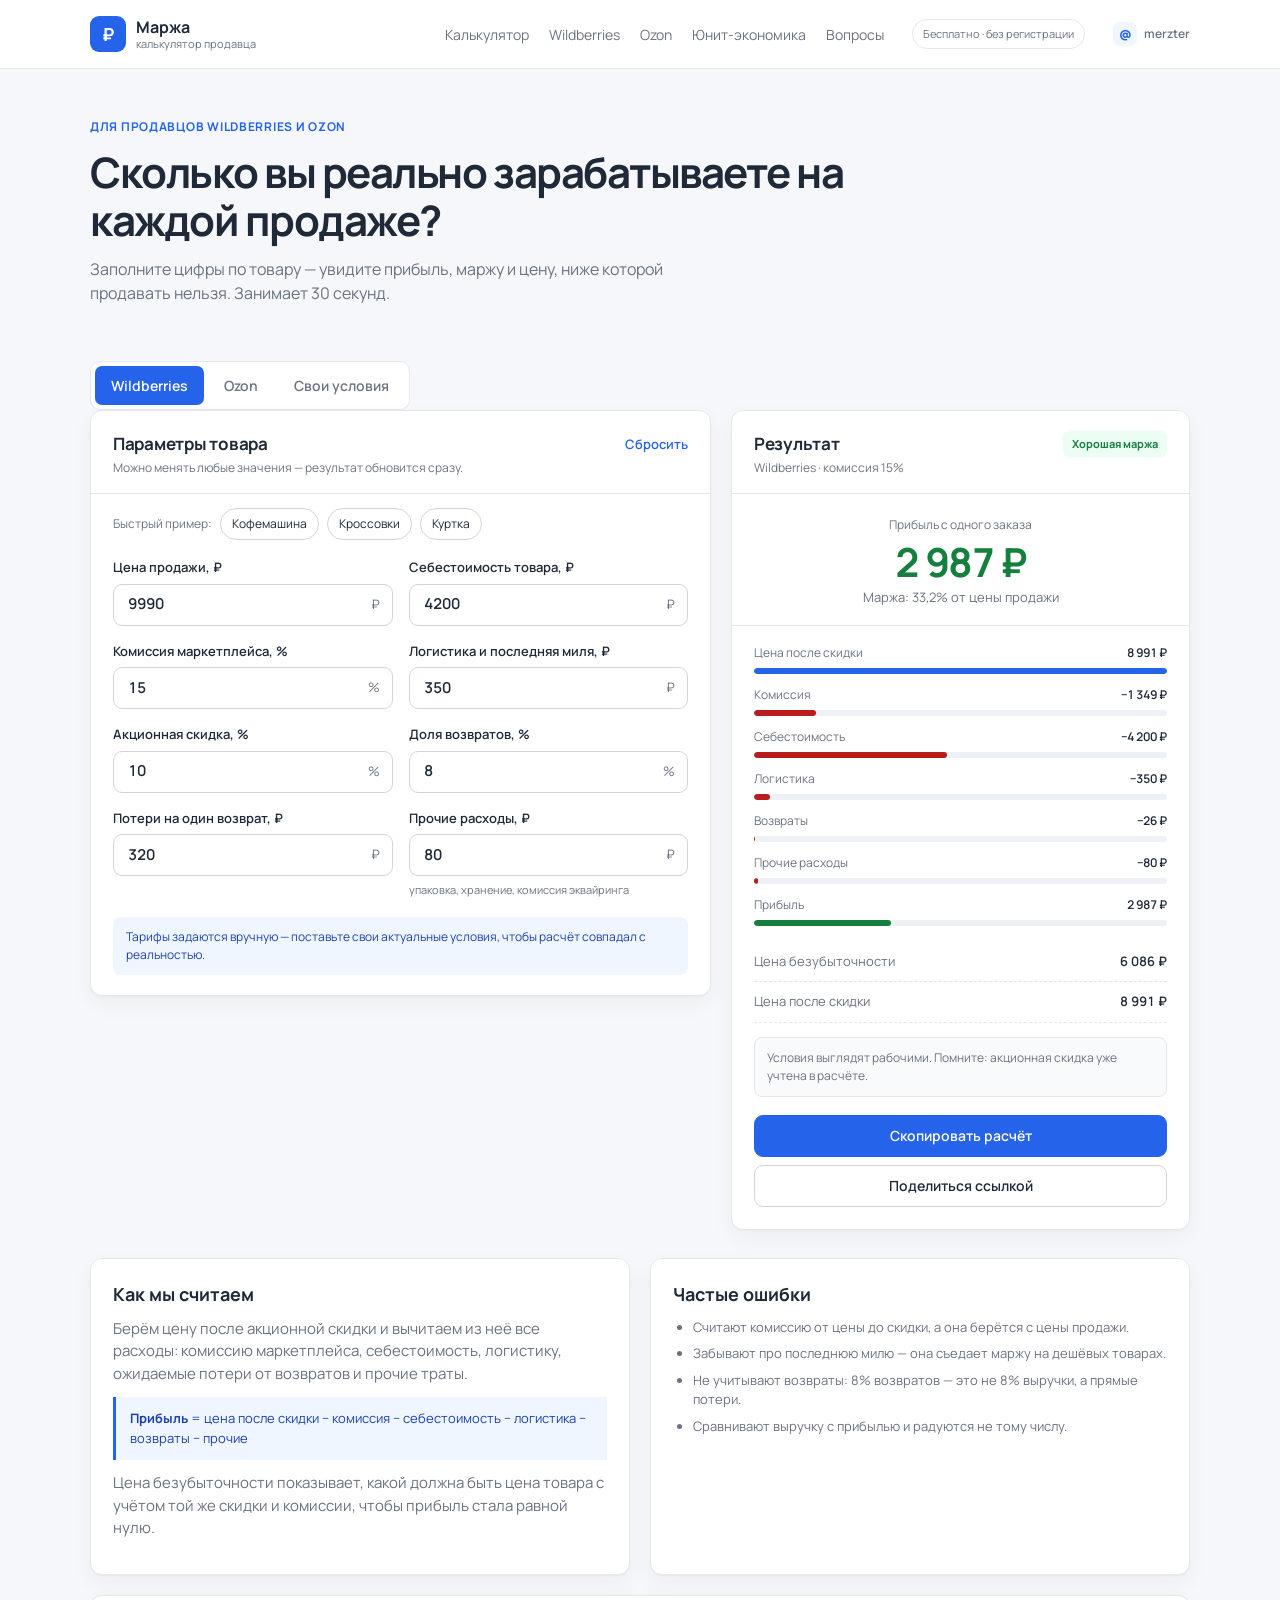
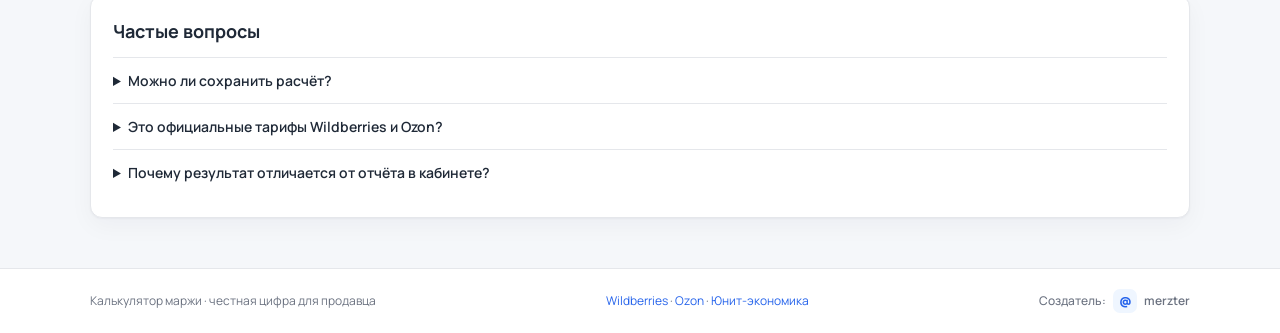
<file: margin-calc/index.html>
<!DOCTYPE html>
<html lang="ru">
<head>
  <meta charset="UTF-8">
  <meta name="viewport" content="width=device-width, initial-scale=1, viewport-fit=cover">
  <title>Калькулятор маржи для Wildberries и Ozon — бесплатно</title>
  <meta name="description" content="Бесплатный калькулятор маржи продавца на Wildberries и Ozon: комиссия, логистика, возвраты и акционная скидка. Без регистрации.">
  <meta name="theme-color" content="#ffffff">
  <meta property="og:type" content="website">
  <meta property="og:title" content="Калькулятор маржи для Wildberries и Ozon">
  <meta property="og:description" content="Узнайте прибыль, маржу и цену безубыточности по каждому товару за 30 секунд.">
  <meta property="og:image" content="/og-image.svg">
  <meta property="og:url" content="">
  <link rel="icon" href="favicon.svg" type="image/svg+xml">
  <link rel="canonical" href="">
  <link rel="preconnect" href="https://fonts.googleapis.com">
  <link rel="preconnect" href="https://fonts.gstatic.com" crossorigin>
  <link href="https://fonts.googleapis.com/css2?family=Manrope:wght@400;500;600;700;800&display=swap" rel="stylesheet">
  <link rel="stylesheet" href="css/style.css">
  <script type="application/ld+json">
  {
    "@context": "https://schema.org",
    "@type": "WebApplication",
    "name": "Калькулятор маржи для Wildberries и Ozon",
    "description": "Рассчитывает прибыль, маржу и цену безубыточности продавца маркетплейса.",
    "applicationCategory": "BusinessApplication",
    "operatingSystem": "Any",
    "offers": { "@type": "Offer", "price": "0", "priceCurrency": "RUB" },
    "author": { "@type": "Person", "name": "merzter", "url": "https://t.me/merzter" }
  }
  </script>
  <script src="js/meta.js" defer></script>
  <script src="https://telegram.org/js/telegram-web-app.js" defer></script>
  <script src="js/app.js" defer></script>
  <script src="js/telegram.js" defer></script>
</head>
<body>
  <header class="site-header">
    <div class="container header-inner">
      <a class="brand" href="./">
        <span class="brand-mark" aria-hidden="true">₽</span>
        <span class="brand-text"><strong>Маржа</strong><small>калькулятор продавца</small></span>
      </a>
      <nav class="header-nav" aria-label="Навигация">
        <a href="#calc">Калькулятор</a>
        <a href="wildberries/">Wildberries</a>
        <a href="ozon/">Ozon</a>
        <a href="unit-economics/">Юнит-экономика</a>
        <a href="#faq">Вопросы</a>
      </nav>
      <span class="header-note">Бесплатно · без регистрации</span>
      <a class="credit" href="https://t.me/merzter" target="_blank" rel="noopener noreferrer" aria-label="Создатель: merzter в Telegram"><span class="credit__at" aria-hidden="true">@</span>merzter</a>
    </div>
  </header>

  <main class="container">
    <section class="hero">
      <span class="eyebrow">Для продавцов Wildberries и Ozon</span>
      <h1>Сколько вы реально зарабатываете на каждой продаже?</h1>
      <p>Заполните цифры по товару — увидите прибыль, маржу и цену, ниже которой продавать нельзя. Занимает 30 секунд.</p>
    </section>

    <margin-calculator id="calc" market="wb"></margin-calculator>

    <section class="info" id="how">
      <div class="card">
        <h2>Как мы считаем</h2>
        <p>Берём цену после акционной скидки и вычитаем из неё все расходы: комиссию маркетплейса, себестоимость, логистику, ожидаемые потери от возвратов и прочие траты.</p>
        <div class="formula"><span>Прибыль</span> = цена после скидки − комиссия − себестоимость − логистика − возвраты − прочие</div>
        <p class="muted">Цена безубыточности показывает, какой должна быть цена товара с учётом той же скидки и комиссии, чтобы прибыль стала равной нулю.</p>
      </div>

      <div class="card">
        <h2>Частые ошибки</h2>
        <ul class="mistakes">
          <li>Считают комиссию от цены до скидки, а она берётся с цены продажи.</li>
          <li>Забывают про последнюю милю — она съедает маржу на дешёвых товарах.</li>
          <li>Не учитывают возвраты: 8% возвратов — это не 8% выручки, а прямые потери.</li>
          <li>Сравнивают выручку с прибылью и радуются не тому числу.</li>
        </ul>
      </div>
    </section>

    <section class="card faq" id="faq">
      <h2>Частые вопросы</h2>
      <details><summary>Можно ли сохранить расчёт?</summary><p>Да. Нажмите «Поделиться ссылкой» — в ней сохранятся все введённые числа. Откройте ссылку позже или отправьте коллеге.</p></details>
      <details><summary>Это официальные тарифы Wildberries и Ozon?</summary><p>Нет. Это калькулятор, где вы сами задаёте условия. Укажите актуальные цифры из личного кабинета — так результат будет точным.</p></details>
      <details><summary>Почему результат отличается от отчёта в кабинете?</summary><p>В отчёте могут учитываться хранение, штрафы, обнуление и другие платежи. Добавьте их в поле «Прочие расходы».</p></details>
    </section>
  </main>

  <footer class="site-footer">
    <div class="container footer-inner">
      <span>Калькулятор маржи · честная цифра для продавца</span>
      <span><a href="wildberries/">Wildberries</a> · <a href="ozon/">Ozon</a> · <a href="unit-economics/">Юнит-экономика</a></span>
      <a class="credit" href="https://t.me/merzter" target="_blank" rel="noopener noreferrer" aria-label="Создатель: merzter в Telegram"><span class="credit__label">Создатель: </span><span class="credit__at" aria-hidden="true">@</span>merzter</a>
    </div>
  </footer>

  <div class="toast" id="toast" role="status" aria-live="polite"></div>
</body>
</html>
</file>
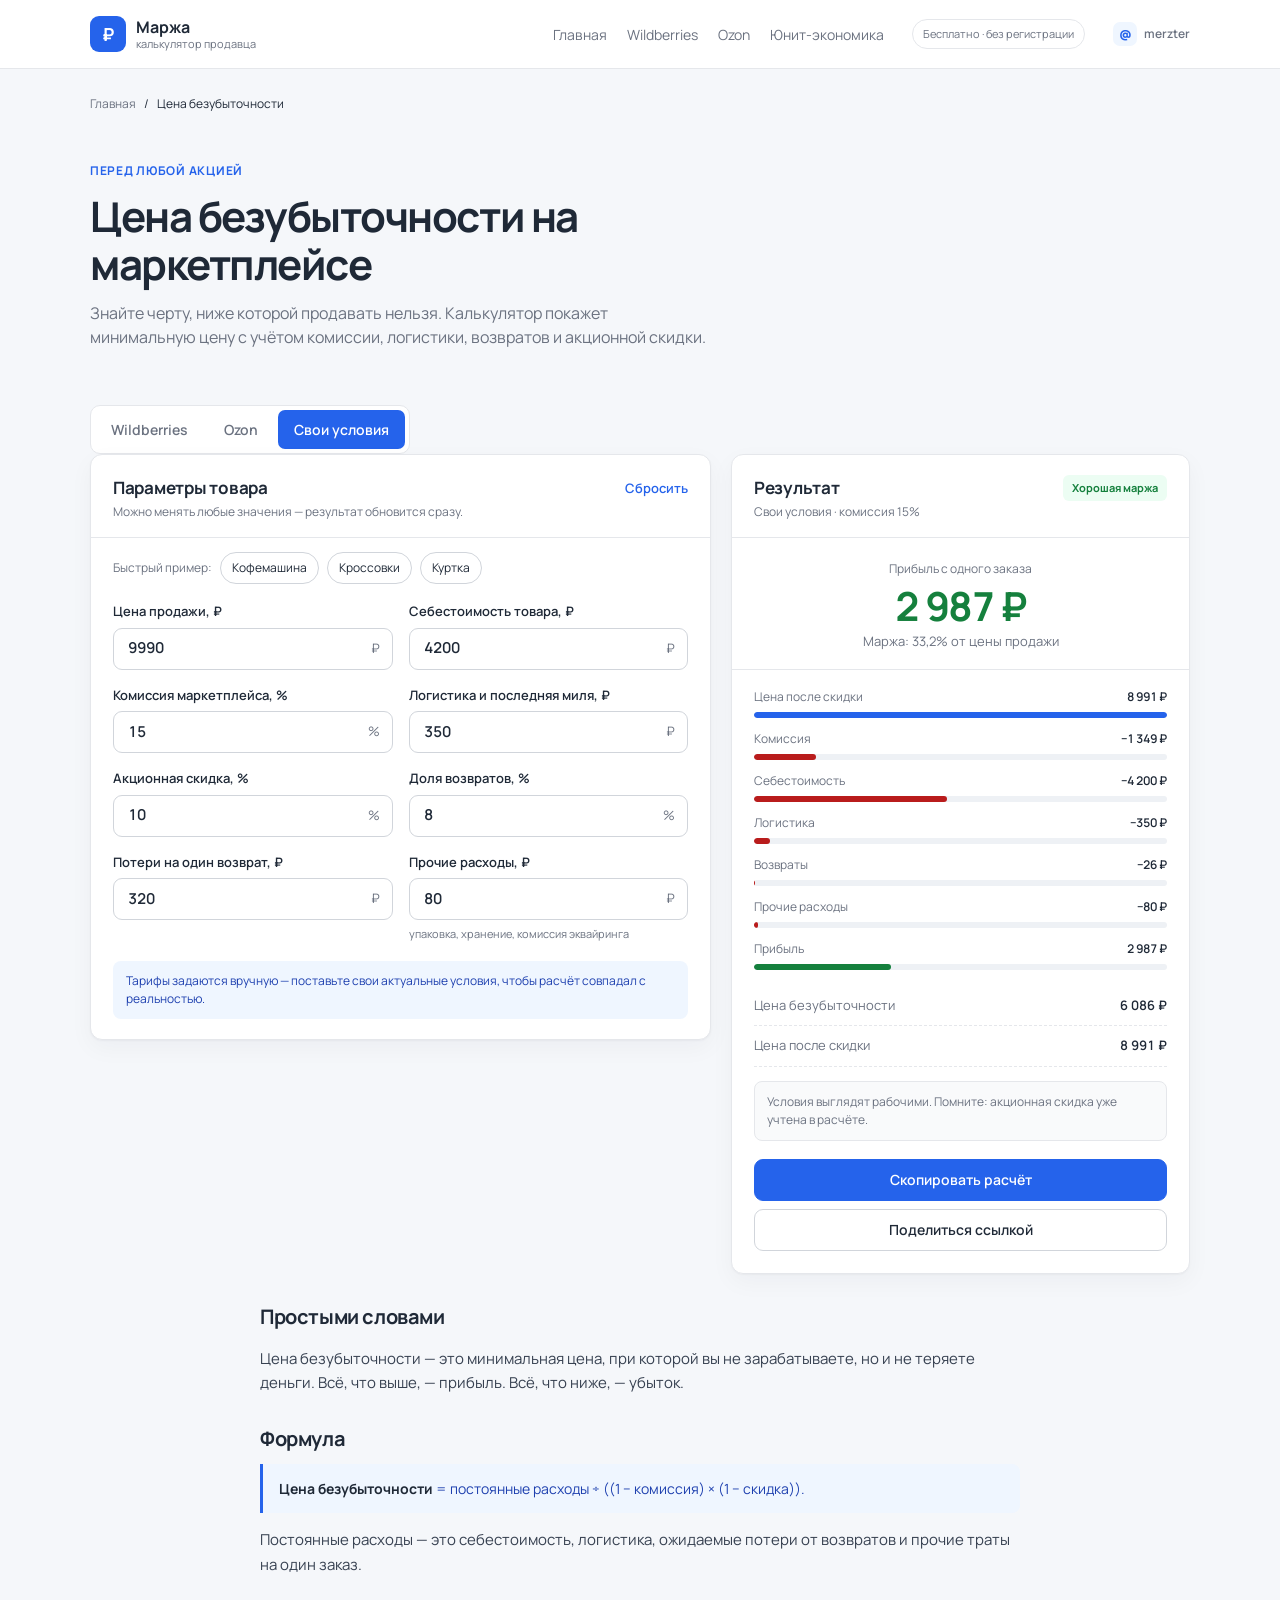
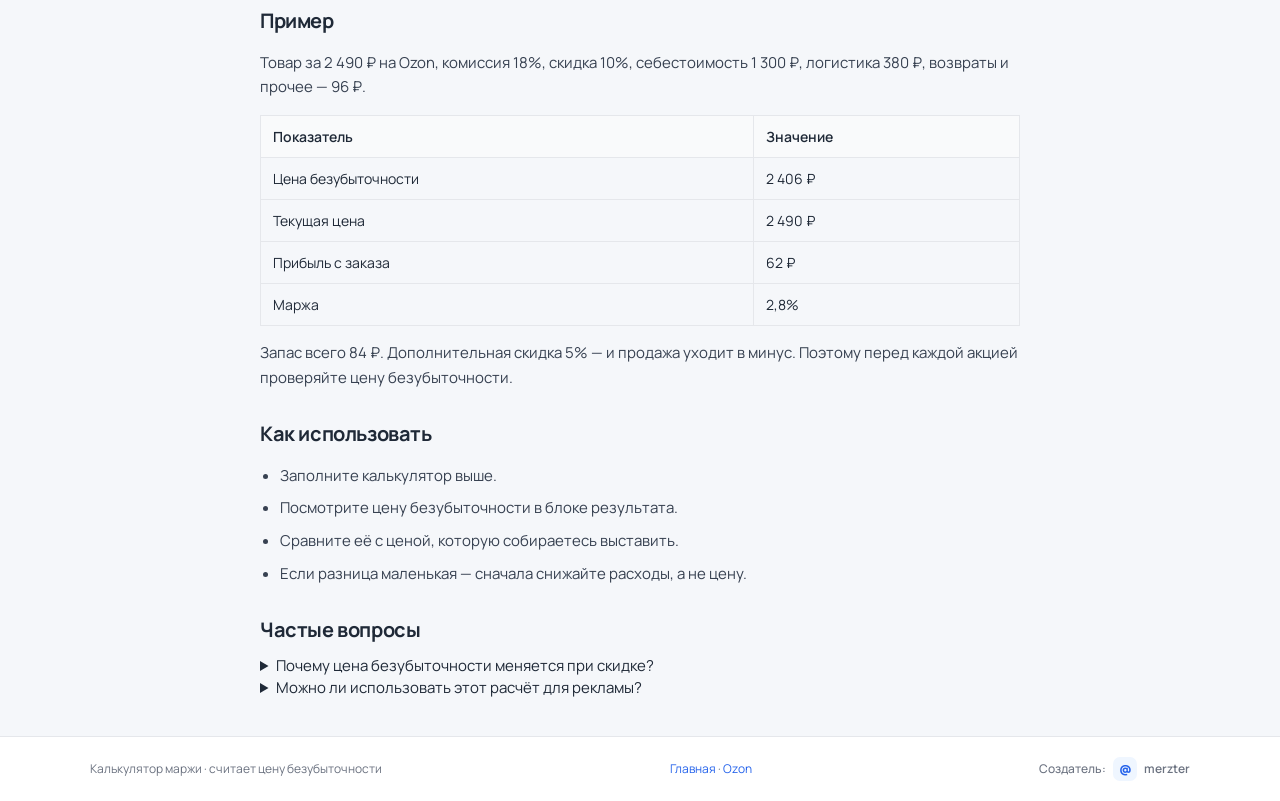
<file: margin-calc/breakeven/index.html>
<!DOCTYPE html>
<html lang="ru">
<head>
  <meta charset="UTF-8">
  <meta name="viewport" content="width=device-width, initial-scale=1, viewport-fit=cover">
  <title>Цена безубыточности на маркетплейсе — калькулятор и формула</title>
  <meta name="description" content="Как рассчитать цену безубыточности для Wildberries и Ozon. Формула, пример и бесплатный калькулятор.">
  <meta property="og:type" content="article">
  <meta property="og:title" content="Цена безубыточности на маркетплейсе">
  <meta property="og:description" content="Минимальная цена товара, при которой вы не теряете деньги.">
  <meta property="og:image" content="../og-image.svg">
  <meta property="og:url" content="">
  <link rel="icon" href="../favicon.svg" type="image/svg+xml">
  <link rel="canonical" href="">
  <link rel="preconnect" href="https://fonts.googleapis.com">
  <link rel="preconnect" href="https://fonts.gstatic.com" crossorigin>
  <link href="https://fonts.googleapis.com/css2?family=Manrope:wght@400;500;600;700;800&display=swap" rel="stylesheet">
  <link rel="stylesheet" href="../css/style.css">
  <script type="application/ld+json">
  {"@context":"https://schema.org","@type":"FAQPage","mainEntity":[
    {"@type":"Question","name":"Что такое цена безубыточности?","acceptedAnswer":{"@type":"Answer","text":"Минимальная цена продажи, при которой прибыль равна нулю."}},
    {"@type":"Question","name":"Как рассчитать цену безубыточности?","acceptedAnswer":{"@type":"Answer","text":"Постоянные расходы разделить на произведение (1 минус комиссия) и (1 минус скидка)."}},
    {"@type":"Question","name":"Зачем она нужна продавцу?","acceptedAnswer":{"@type":"Answer","text":"Чтобы понимать, какую скидку можно дать без убытка."}}
  ]}
  </script>
  <script src="../js/meta.js" defer></script>
  <script src="https://telegram.org/js/telegram-web-app.js" defer></script>
  <script src="../js/app.js" defer></script>
  <script src="../js/telegram.js" defer></script>
</head>
<body>
  <header class="site-header">
    <div class="container header-inner">
      <a class="brand" href="../"><span class="brand-mark" aria-hidden="true">₽</span><span class="brand-text"><strong>Маржа</strong><small>калькулятор продавца</small></span></a>
      <nav class="header-nav" aria-label="Навигация">
        <a href="../">Главная</a><a href="../wildberries/">Wildberries</a><a href="../ozon/">Ozon</a><a href="../unit-economics/">Юнит-экономика</a>
      </nav>
      <span class="header-note">Бесплатно · без регистрации</span>
      <a class="credit" href="https://t.me/merzter" target="_blank" rel="noopener noreferrer" aria-label="Создатель: merzter в Telegram"><span class="credit__at" aria-hidden="true">@</span>merzter</a>
    </div>
  </header>

  <main class="container">
    <div class="breadcrumbs"><a href="../">Главная</a><span>/</span><span>Цена безубыточности</span></div>

    <section class="hero">
      <span class="eyebrow">Перед любой акцией</span>
      <h1>Цена безубыточности на маркетплейсе</h1>
      <p>Знайте черту, ниже которой продавать нельзя. Калькулятор покажет минимальную цену с учётом комиссии, логистики, возвратов и акционной скидки.</p>
    </section>

    <margin-calculator market="own"></margin-calculator>

    <article class="seo-article">
      <h2>Простыми словами</h2>
      <p>Цена безубыточности — это минимальная цена, при которой вы не зарабатываете, но и не теряете деньги. Всё, что выше, — прибыль. Всё, что ниже, — убыток.</p>

      <h2>Формула</h2>
      <div class="callout"><strong>Цена безубыточности</strong> = постоянные расходы ÷ ((1 − комиссия) × (1 − скидка)).</div>
      <p>Постоянные расходы — это себестоимость, логистика, ожидаемые потери от возвратов и прочие траты на один заказ.</p>

      <h2>Пример</h2>
      <p>Товар за 2 490 ₽ на Ozon, комиссия 18%, скидка 10%, себестоимость 1 300 ₽, логистика 380 ₽, возвраты и прочее — 96 ₽.</p>
      <table>
        <tr><th>Показатель</th><th>Значение</th></tr>
        <tr><td>Цена безубыточности</td><td>2 406 ₽</td></tr>
        <tr><td>Текущая цена</td><td>2 490 ₽</td></tr>
        <tr><td>Прибыль с заказа</td><td>62 ₽</td></tr>
        <tr><td>Маржа</td><td>2,8%</td></tr>
      </table>
      <p>Запас всего 84 ₽. Дополнительная скидка 5% — и продажа уходит в минус. Поэтому перед каждой акцией проверяйте цену безубыточности.</p>

      <h2>Как использовать</h2>
      <ul>
        <li>Заполните калькулятор выше.</li>
        <li>Посмотрите цену безубыточности в блоке результата.</li>
        <li>Сравните её с ценой, которую собираетесь выставить.</li>
        <li>Если разница маленькая — сначала снижайте расходы, а не цену.</li>
      </ul>

      <h2>Частые вопросы</h2>
      <details><summary>Почему цена безубыточности меняется при скидке?</summary><p>Потому что скидка уменьшает цену продажи, а постоянные расходы остаются прежними. Чем больше скидка, тем выше должна быть стартовая цена.</p></details>
      <details><summary>Можно ли использовать этот расчёт для рекламы?</summary><p>Да. Если планируете платить за клик, добавьте стоимость привлечения в поле «Прочие расходы» — тогда цена безубыточности учтёт и рекламу.</p></details>
    </article>
  </main>

  <footer class="site-footer"><div class="container footer-inner"><span>Калькулятор маржи · считает цену безубыточности</span><span><a href="../">Главная</a> · <a href="../ozon/">Ozon</a></span><a class="credit" href="https://t.me/merzter" target="_blank" rel="noopener noreferrer" aria-label="Создатель: merzter в Telegram"><span class="credit__label">Создатель: </span><span class="credit__at" aria-hidden="true">@</span>merzter</a></div></footer>
  <div class="toast" id="toast" role="status" aria-live="polite"></div>
</body>
</html>
</file>
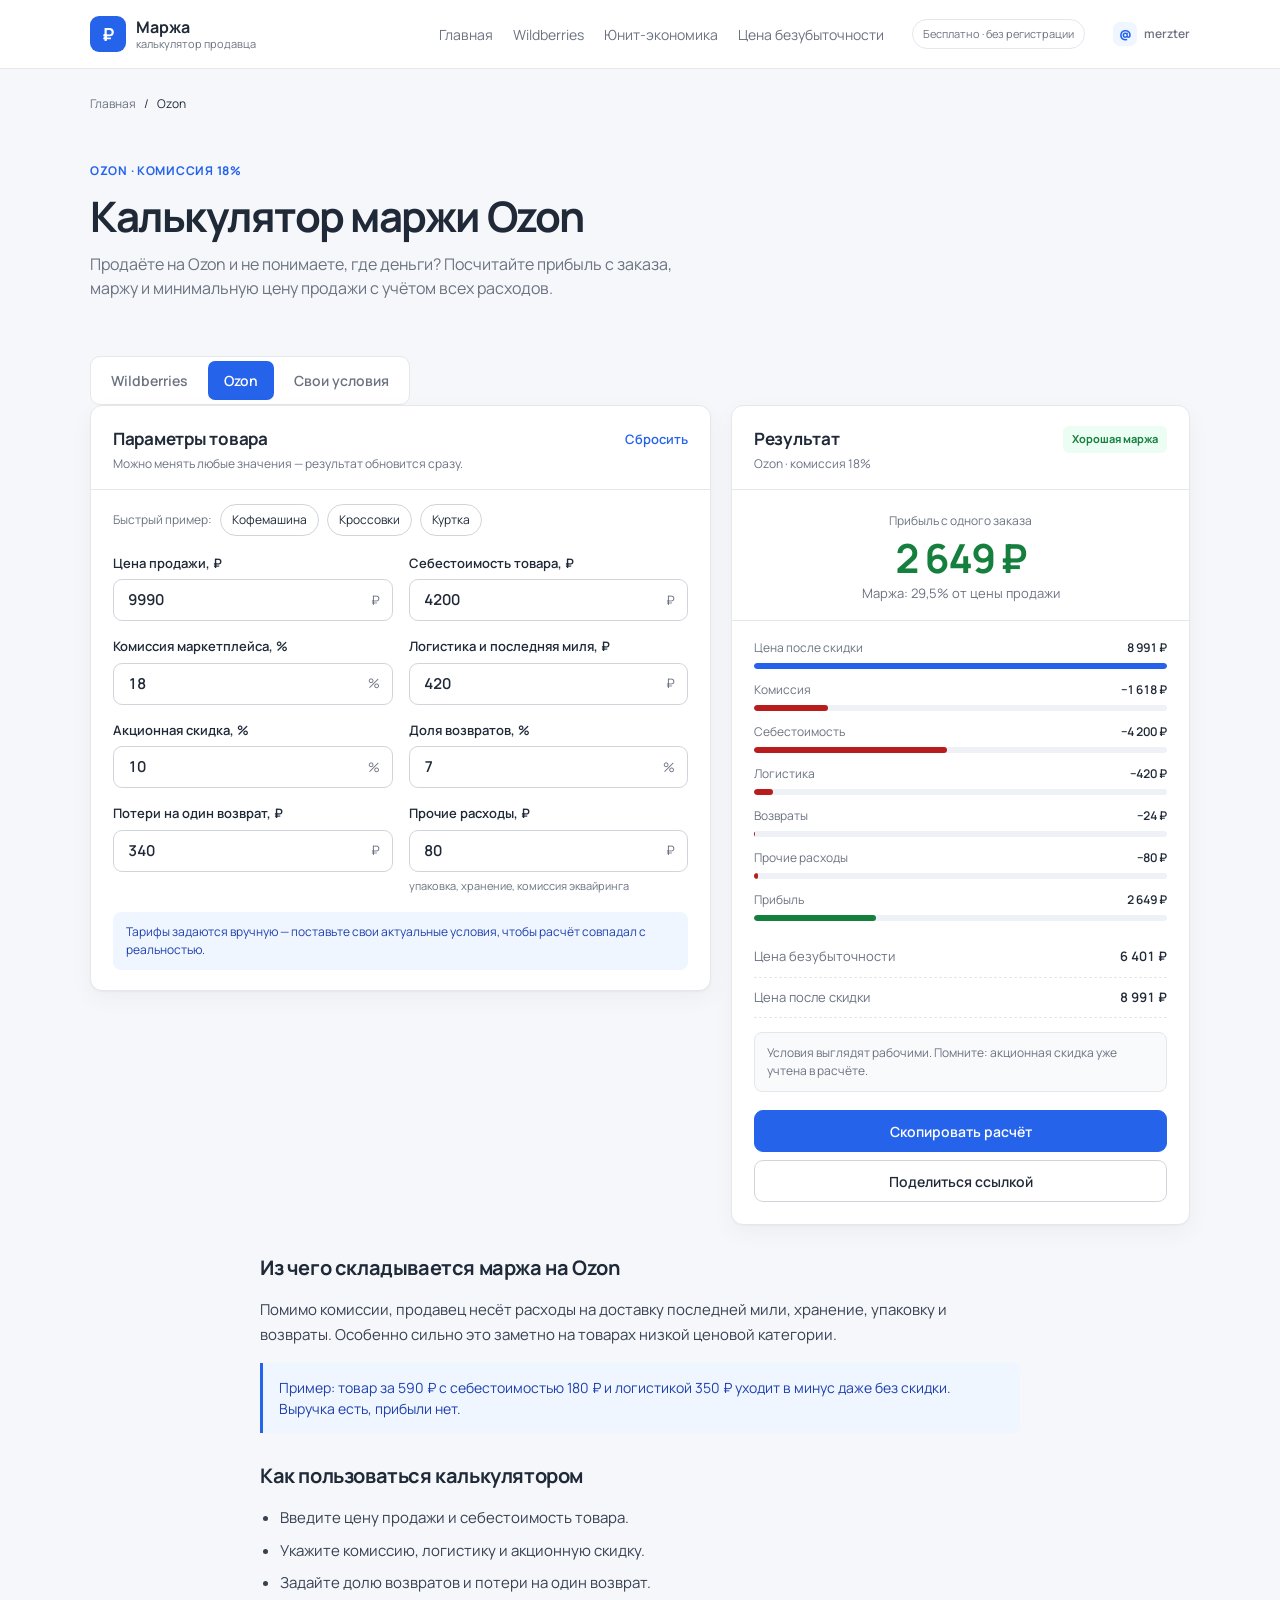
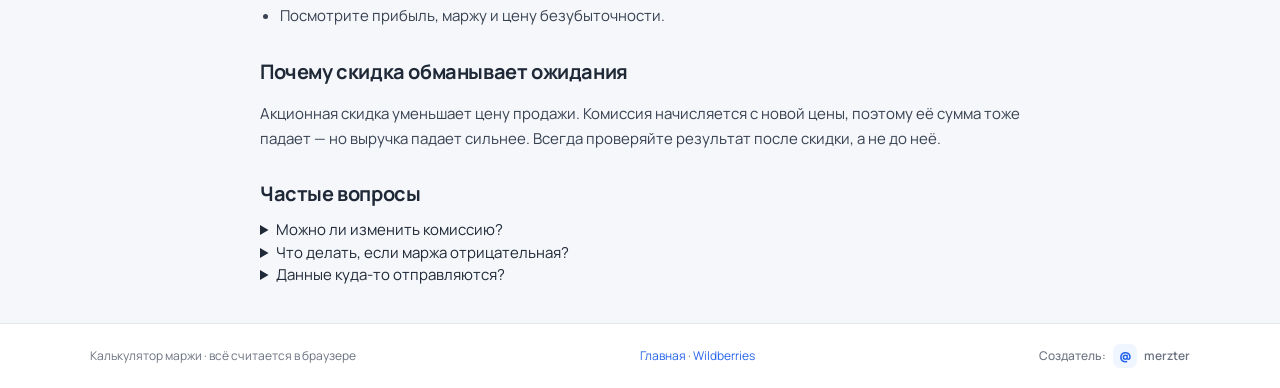
<file: margin-calc/ozon/index.html>
<!DOCTYPE html>
<html lang="ru">
<head>
  <meta charset="UTF-8">
  <meta name="viewport" content="width=device-width, initial-scale=1, viewport-fit=cover">
  <title>Калькулятор маржи Ozon — прибыль продавца с заказа</title>
  <meta name="description" content="Калькулятор маржи для продавца Ozon: комиссия, логистика, возвраты и скидки. Посчитайте прибыль и цену безубыточности бесплатно.">
  <meta property="og:type" content="website">
  <meta property="og:title" content="Калькулятор маржи Ozon">
  <meta property="og:description" content="Сколько вы реально зарабатываете на каждой продаже на Ozon?">
  <meta property="og:image" content="../og-image.svg">
  <meta property="og:url" content="">
  <link rel="icon" href="../favicon.svg" type="image/svg+xml">
  <link rel="canonical" href="">
  <link rel="preconnect" href="https://fonts.googleapis.com">
  <link rel="preconnect" href="https://fonts.gstatic.com" crossorigin>
  <link href="https://fonts.googleapis.com/css2?family=Manrope:wght@400;500;600;700;800&display=swap" rel="stylesheet">
  <link rel="stylesheet" href="../css/style.css">
  <script type="application/ld+json">
  {"@context":"https://schema.org","@type":"FAQPage","mainEntity":[
    {"@type":"Question","name":"Как посчитать прибыль на Ozon?","acceptedAnswer":{"@type":"Answer","text":"Вычтите из цены после скидки комиссию Ozon, себестоимость, логистику, возвраты и прочие расходы."}},
    {"@type":"Question","name":"Какова комиссия Ozon по умолчанию?","acceptedAnswer":{"@type":"Answer","text":"В калькуляторе заложено 18%, но вы можете указать свою ставку из личного кабинета."}},
    {"@type":"Question","name":"Зачем нужна цена безубыточности?","acceptedAnswer":{"@type":"Answer","text":"Она показывает минимальную цену, при которой продажа не приносит убытка."}}
  ]}
  </script>
  <script src="../js/meta.js" defer></script>
  <script src="https://telegram.org/js/telegram-web-app.js" defer></script>
  <script src="../js/app.js" defer></script>
  <script src="../js/telegram.js" defer></script>
</head>
<body>
  <header class="site-header">
    <div class="container header-inner">
      <a class="brand" href="../"><span class="brand-mark" aria-hidden="true">₽</span><span class="brand-text"><strong>Маржа</strong><small>калькулятор продавца</small></span></a>
      <nav class="header-nav" aria-label="Навигация">
        <a href="../">Главная</a><a href="../wildberries/">Wildberries</a><a href="../unit-economics/">Юнит-экономика</a><a href="../breakeven/">Цена безубыточности</a>
      </nav>
      <span class="header-note">Бесплатно · без регистрации</span>
      <a class="credit" href="https://t.me/merzter" target="_blank" rel="noopener noreferrer" aria-label="Создатель: merzter в Telegram"><span class="credit__at" aria-hidden="true">@</span>merzter</a>
    </div>
  </header>

  <main class="container">
    <div class="breadcrumbs"><a href="../">Главная</a><span>/</span><span>Ozon</span></div>

    <section class="hero">
      <span class="eyebrow">Ozon · комиссия 18%</span>
      <h1>Калькулятор маржи Ozon</h1>
      <p>Продаёте на Ozon и не понимаете, где деньги? Посчитайте прибыль с заказа, маржу и минимальную цену продажи с учётом всех расходов.</p>
    </section>

    <margin-calculator market="ozon"></margin-calculator>

    <article class="seo-article">
      <h2>Из чего складывается маржа на Ozon</h2>
      <p>Помимо комиссии, продавец несёт расходы на доставку последней мили, хранение, упаковку и возвраты. Особенно сильно это заметно на товарах низкой ценовой категории.</p>
      <div class="callout">Пример: товар за 590 ₽ с себестоимостью 180 ₽ и логистикой 350 ₽ уходит в минус даже без скидки. Выручка есть, прибыли нет.</div>

      <h2>Как пользоваться калькулятором</h2>
      <ul>
        <li>Введите цену продажи и себестоимость товара.</li>
        <li>Укажите комиссию, логистику и акционную скидку.</li>
        <li>Задайте долю возвратов и потери на один возврат.</li>
        <li>Посмотрите прибыль, маржу и цену безубыточности.</li>
      </ul>

      <h2>Почему скидка обманывает ожидания</h2>
      <p>Акционная скидка уменьшает цену продажи. Комиссия начисляется с новой цены, поэтому её сумма тоже падает — но выручка падает сильнее. Всегда проверяйте результат после скидки, а не до неё.</p>

      <h2>Частые вопросы</h2>
      <details><summary>Можно ли изменить комиссию?</summary><p>Да. Значение 18% задано по умолчанию, но в поле можно поставить свою ставку.</p></details>
      <details><summary>Что делать, если маржа отрицательная?</summary><p>Поднимите цену до уровня безубыточности, снизьте логистику или пересмотрите себестоимость — иногда дело в неполном учете затрат.</p></details>
      <details><summary>Данные куда-то отправляются?</summary><p>Нет. Все расчёты выполняются в браузере, а ссылка с параметрами просто хранит числа в адресе страницы.</p></details>
    </article>
  </main>

  <footer class="site-footer"><div class="container footer-inner"><span>Калькулятор маржи · всё считается в браузере</span><span><a href="../">Главная</a> · <a href="../wildberries/">Wildberries</a></span><a class="credit" href="https://t.me/merzter" target="_blank" rel="noopener noreferrer" aria-label="Создатель: merzter в Telegram"><span class="credit__label">Создатель: </span><span class="credit__at" aria-hidden="true">@</span>merzter</a></div></footer>
  <div class="toast" id="toast" role="status" aria-live="polite"></div>
</body>
</html>
</file>
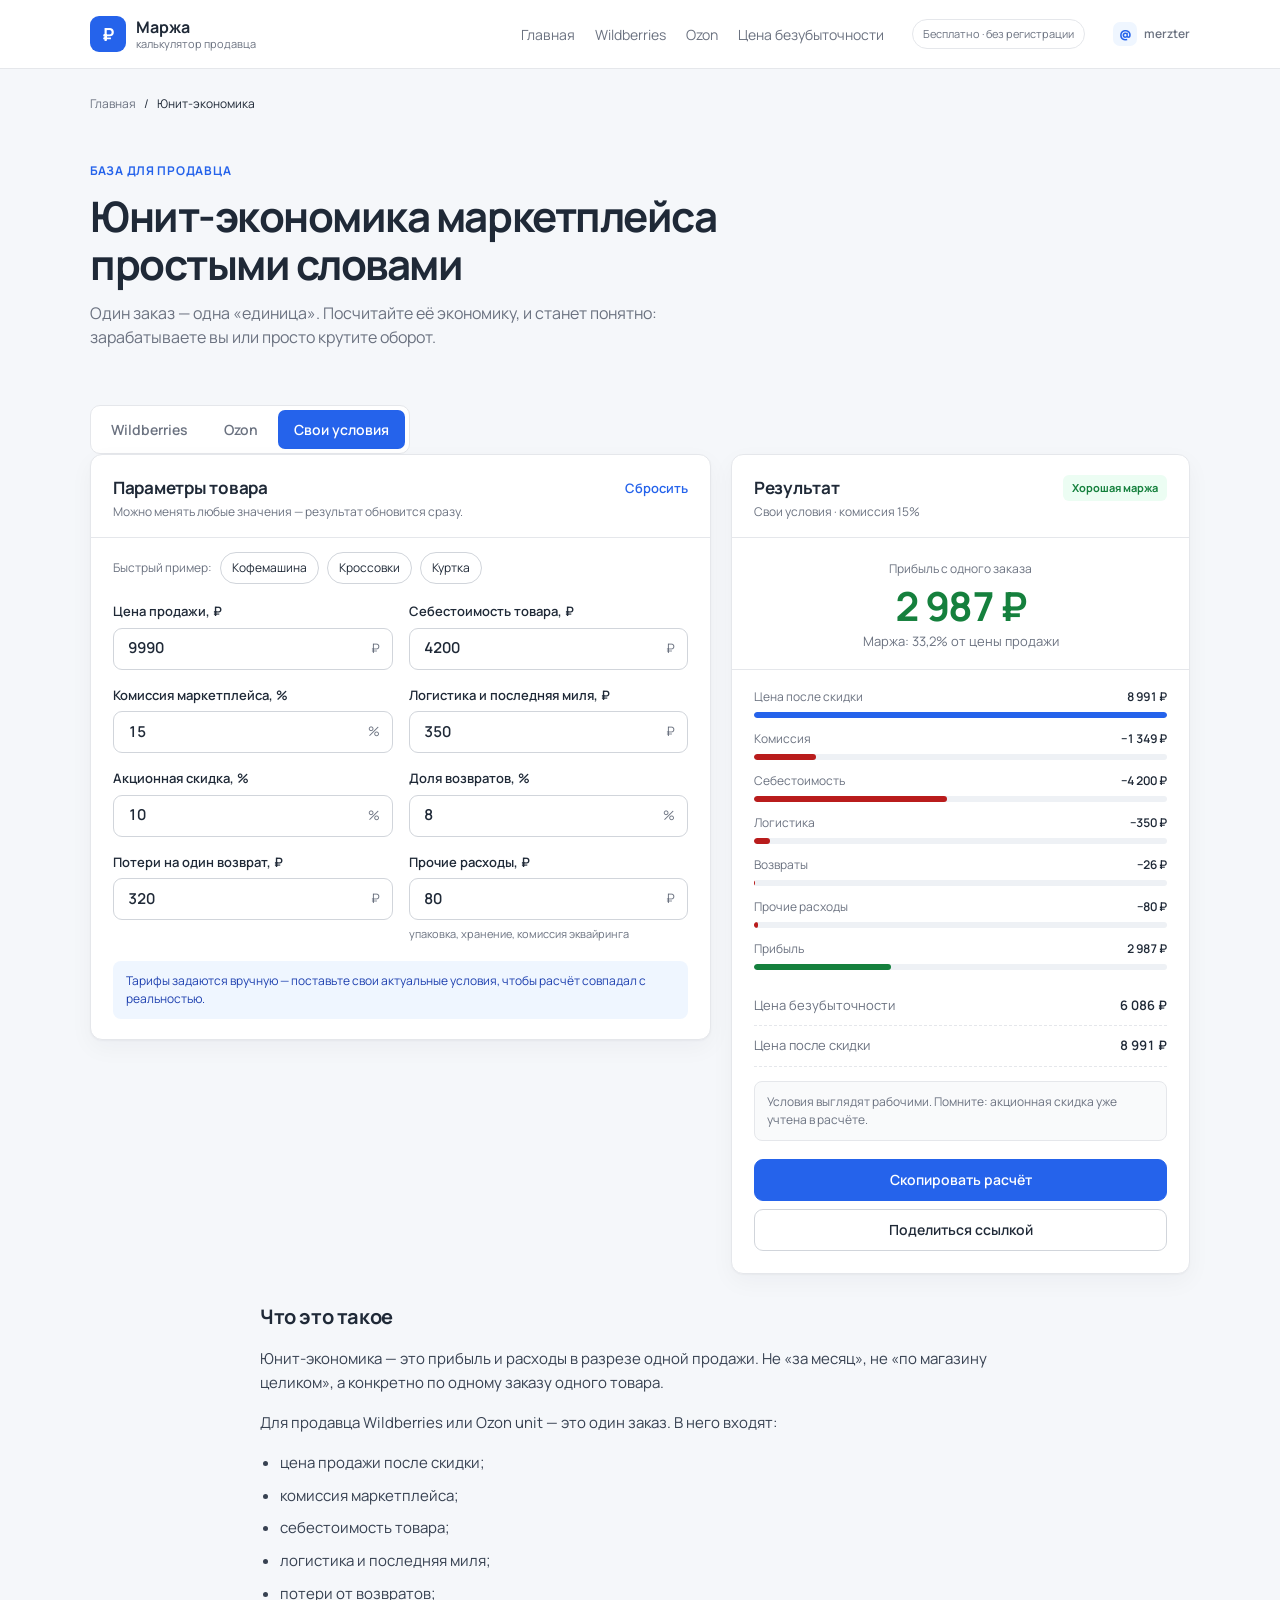
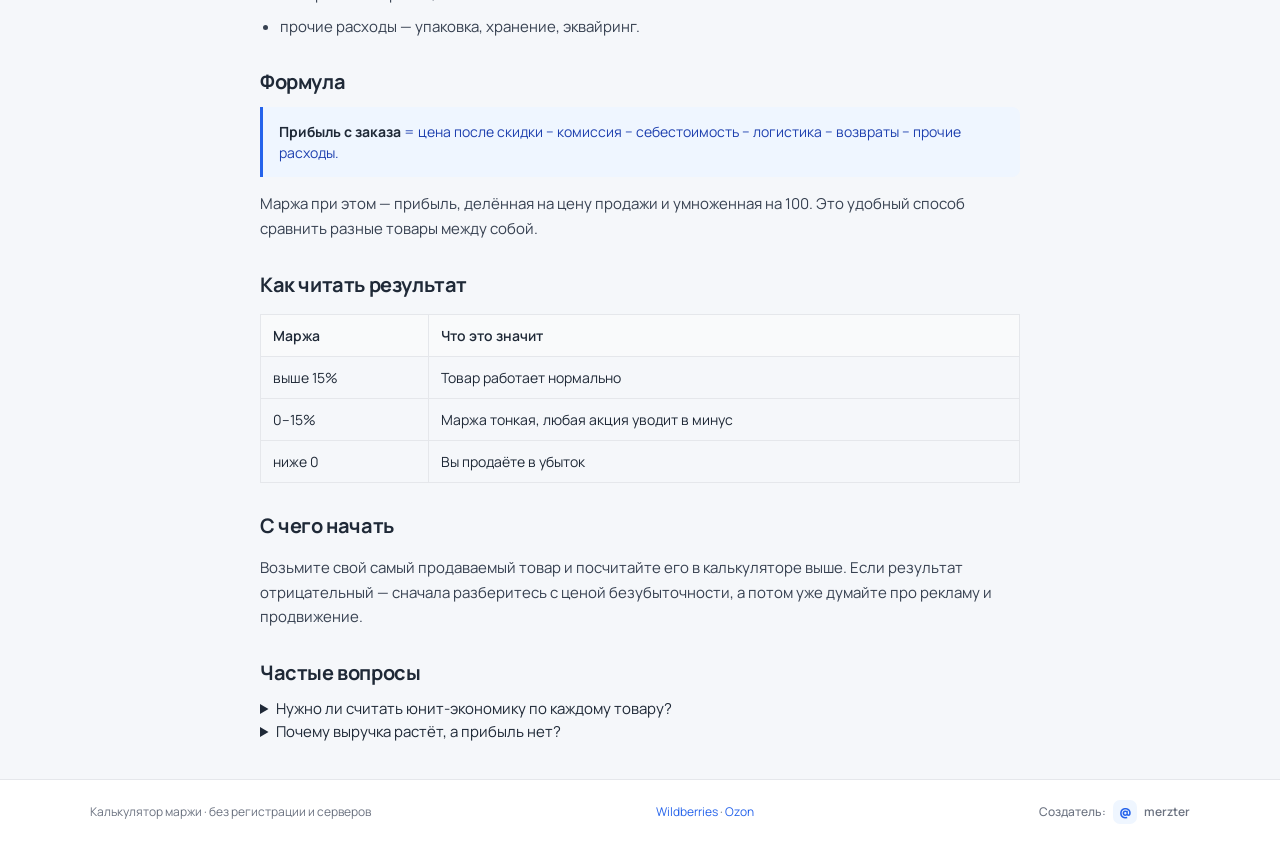
<file: margin-calc/unit-economics/index.html>
<!DOCTYPE html>
<html lang="ru">
<head>
  <meta charset="UTF-8">
  <meta name="viewport" content="width=device-width, initial-scale=1, viewport-fit=cover">
  <title>Юнит-экономика маркетплейса простыми словами — калькулятор</title>
  <meta name="description" content="Что такое юнит-экономика продавца Wildberries и Ozon простыми словами. Формула, пример расчёта и бесплатный калькулятор маржи.">
  <meta property="og:type" content="article">
  <meta property="og:title" content="Юнит-экономика маркетплейса простыми словами">
  <meta property="og:description" content="Формула, пример и калькулятор для продавца Wildberries и Ozon.">
  <meta property="og:image" content="../og-image.svg">
  <meta property="og:url" content="">
  <link rel="icon" href="../favicon.svg" type="image/svg+xml">
  <link rel="canonical" href="">
  <link rel="preconnect" href="https://fonts.googleapis.com">
  <link rel="preconnect" href="https://fonts.gstatic.com" crossorigin>
  <link href="https://fonts.googleapis.com/css2?family=Manrope:wght@400;500;600;700;800&display=swap" rel="stylesheet">
  <link rel="stylesheet" href="../css/style.css">
  <script type="application/ld+json">
  {"@context":"https://schema.org","@type":"FAQPage","mainEntity":[
    {"@type":"Question","name":"Что такое юнит-экономика маркетплейса?","acceptedAnswer":{"@type":"Answer","text":"Это расчёт прибыли и расходов на одну единицу товара: один заказ, одну продажу."}},
    {"@type":"Question","name":"Чем юнит-экономика отличается от маржи?","acceptedAnswer":{"@type":"Answer","text":"Маржа показывает долю прибыли в цене, а юнит-экономика — полную картину по одному заказу."}},
    {"@type":"Question","name":"С чего начать продавцу?","acceptedAnswer":{"@type":"Answer","text":"С посчитанной цены безубыточности: она показывает, ниже какой цены продавать нельзя."}}
  ]}
  </script>
  <script src="../js/meta.js" defer></script>
  <script src="https://telegram.org/js/telegram-web-app.js" defer></script>
  <script src="../js/app.js" defer></script>
  <script src="../js/telegram.js" defer></script>
</head>
<body>
  <header class="site-header">
    <div class="container header-inner">
      <a class="brand" href="../"><span class="brand-mark" aria-hidden="true">₽</span><span class="brand-text"><strong>Маржа</strong><small>калькулятор продавца</small></span></a>
      <nav class="header-nav" aria-label="Навигация">
        <a href="../">Главная</a><a href="../wildberries/">Wildberries</a><a href="../ozon/">Ozon</a><a href="../breakeven/">Цена безубыточности</a>
      </nav>
      <span class="header-note">Бесплатно · без регистрации</span>
      <a class="credit" href="https://t.me/merzter" target="_blank" rel="noopener noreferrer" aria-label="Создатель: merzter в Telegram"><span class="credit__at" aria-hidden="true">@</span>merzter</a>
    </div>
  </header>

  <main class="container">
    <div class="breadcrumbs"><a href="../">Главная</a><span>/</span><span>Юнит-экономика</span></div>

    <section class="hero">
      <span class="eyebrow">База для продавца</span>
      <h1>Юнит-экономика маркетплейса простыми словами</h1>
      <p>Один заказ — одна «единица». Посчитайте её экономику, и станет понятно: зарабатываете вы или просто крутите оборот.</p>
    </section>

    <margin-calculator market="own"></margin-calculator>

    <article class="seo-article">
      <h2>Что это такое</h2>
      <p>Юнит-экономика — это прибыль и расходы в разрезе одной продажи. Не «за месяц», не «по магазину целиком», а конкретно по одному заказу одного товара.</p>
      <p>Для продавца Wildberries или Ozon unit — это один заказ. В него входят:</p>
      <ul>
        <li>цена продажи после скидки;</li>
        <li>комиссия маркетплейса;</li>
        <li>себестоимость товара;</li>
        <li>логистика и последняя миля;</li>
        <li>потери от возвратов;</li>
        <li>прочие расходы — упаковка, хранение, эквайринг.</li>
      </ul>

      <h2>Формула</h2>
      <div class="callout"><strong>Прибыль с заказа</strong> = цена после скидки − комиссия − себестоимость − логистика − возвраты − прочие расходы.</div>
      <p>Маржа при этом — прибыль, делённая на цену продажи и умноженная на 100. Это удобный способ сравнить разные товары между собой.</p>

      <h2>Как читать результат</h2>
      <table>
        <tr><th>Маржа</th><th>Что это значит</th></tr>
        <tr><td>выше 15%</td><td>Товар работает нормально</td></tr>
        <tr><td>0–15%</td><td>Маржа тонкая, любая акция уводит в минус</td></tr>
        <tr><td>ниже 0</td><td>Вы продаёте в убыток</td></tr>
      </table>

      <h2>С чего начать</h2>
      <p>Возьмите свой самый продаваемый товар и посчитайте его в калькуляторе выше. Если результат отрицательный — сначала разберитесь с ценой безубыточности, а потом уже думайте про рекламу и продвижение.</p>

      <h2>Частые вопросы</h2>
      <details><summary>Нужно ли считать юнит-экономику по каждому товару?</summary><p>Нет. Начните с топ-10 позиций по выручке — обычно там и прячется основная проблема.</p></details>
      <details><summary>Почему выручка растёт, а прибыль нет?</summary><p>Потому что рост достигается скидками и логистикой. Проверьте маржу после акции — она часто становится отрицательной.</p></details>
    </article>
  </main>

  <footer class="site-footer"><div class="container footer-inner"><span>Калькулятор маржи · без регистрации и серверов</span><span><a href="../wildberries/">Wildberries</a> · <a href="../ozon/">Ozon</a></span><a class="credit" href="https://t.me/merzter" target="_blank" rel="noopener noreferrer" aria-label="Создатель: merzter в Telegram"><span class="credit__label">Создатель: </span><span class="credit__at" aria-hidden="true">@</span>merzter</a></div></footer>
  <div class="toast" id="toast" role="status" aria-live="polite"></div>
</body>
</html>
</file>
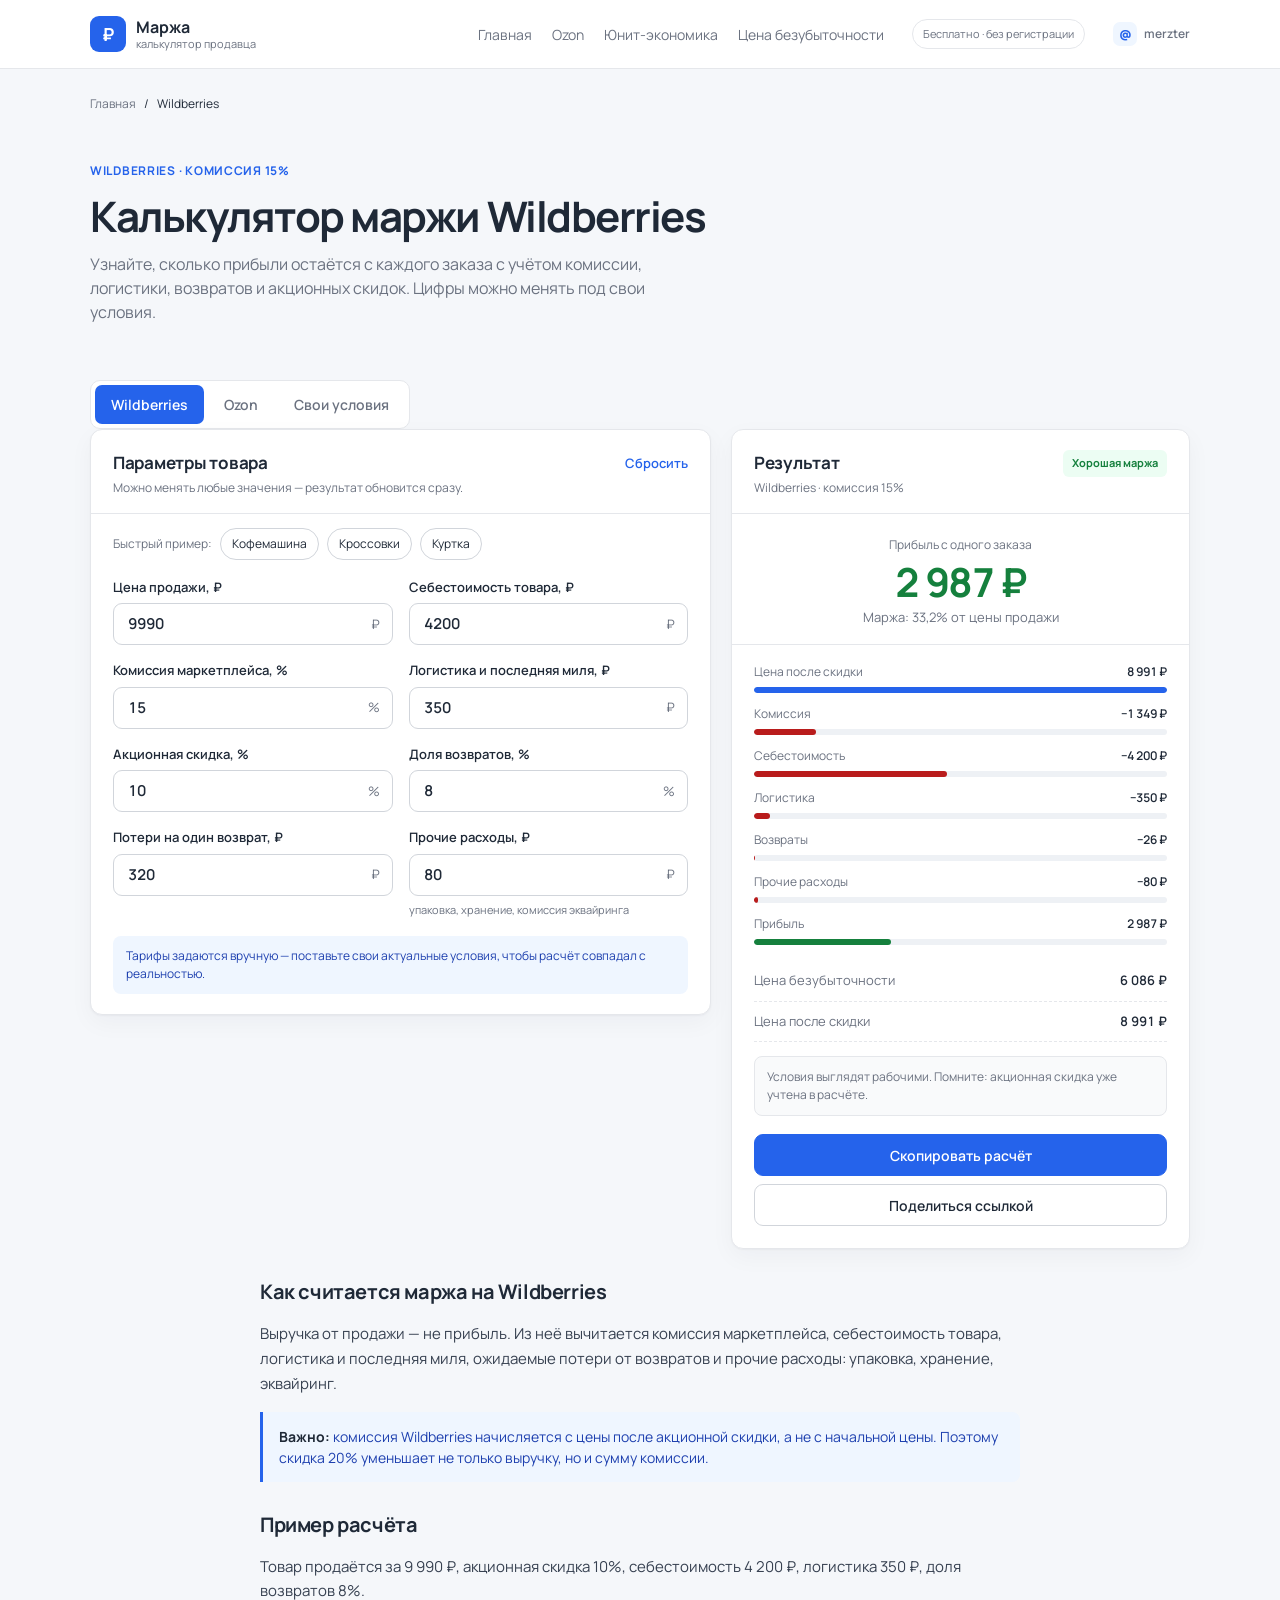
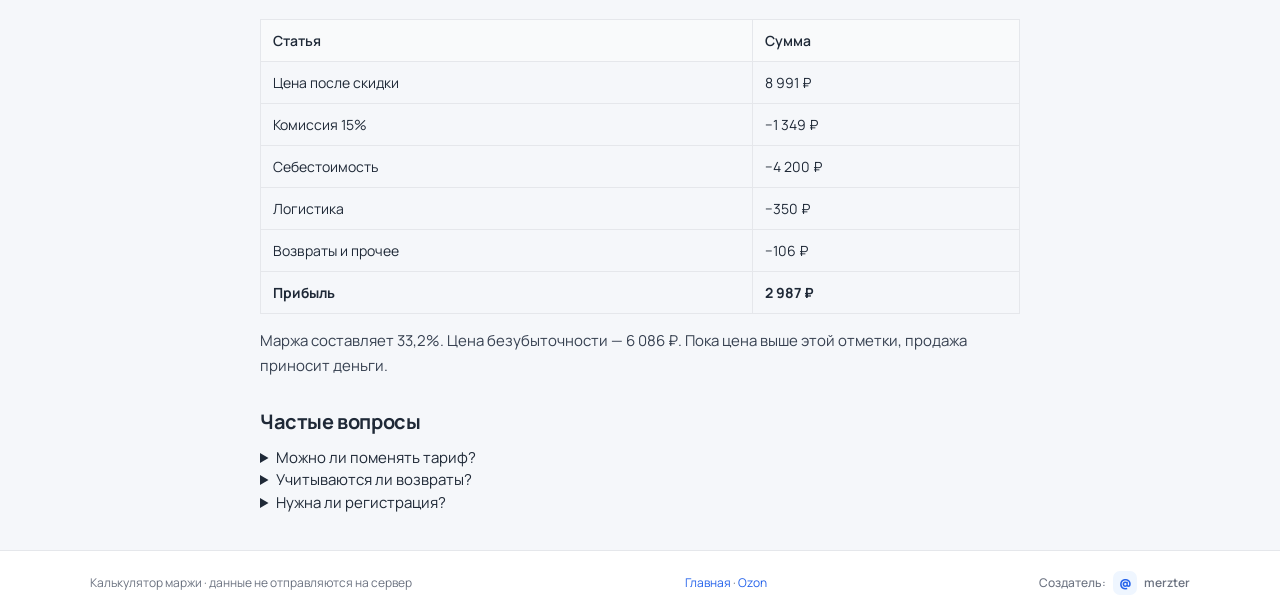
<file: margin-calc/wildberries/index.html>
<!DOCTYPE html>
<html lang="ru">
<head>
  <meta charset="UTF-8">
  <meta name="viewport" content="width=device-width, initial-scale=1, viewport-fit=cover">
  <title>Калькулятор маржи Wildberries — посчитать прибыль с заказа</title>
  <meta name="description" content="Калькулятор маржи для продавца Wildberries: комиссия, логистика, возвраты и скидка. Узнайте прибыль и цену безубыточности за 30 секунд.">
  <meta property="og:type" content="website">
  <meta property="og:title" content="Калькулятор маржи Wildberries">
  <meta property="og:description" content="Посчитайте, сколько реально зарабатываете с каждого заказа на Wildberries.">
  <meta property="og:image" content="../og-image.svg">
  <meta property="og:url" content="">
  <link rel="icon" href="../favicon.svg" type="image/svg+xml">
  <link rel="canonical" href="">
  <link rel="preconnect" href="https://fonts.googleapis.com">
  <link rel="preconnect" href="https://fonts.gstatic.com" crossorigin>
  <link href="https://fonts.googleapis.com/css2?family=Manrope:wght@400;500;600;700;800&display=swap" rel="stylesheet">
  <link rel="stylesheet" href="../css/style.css">
  <script type="application/ld+json">
  {"@context":"https://schema.org","@type":"FAQPage","mainEntity":[
    {"@type":"Question","name":"Как посчитать маржу на Wildberries?","acceptedAnswer":{"@type":"Answer","text":"Вычтите из цены после скидки комиссию, себестоимость, логистику, потери от возвратов и прочие расходы."}},
    {"@type":"Question","name":"Берется ли комиссия Wildberries после скидки?","acceptedAnswer":{"@type":"Answer","text":"Да, комиссия рассчитывается с фактической цены продажи, то есть уже с учетом акционной скидки."}},
    {"@type":"Question","name":"Что такое цена безубыточности?","acceptedAnswer":{"@type":"Answer","text":"Минимальная цена товара, при которой прибыль равна нулю с учетом комиссии и скидки."}}
  ]}
  </script>
  <script src="../js/meta.js" defer></script>
  <script src="https://telegram.org/js/telegram-web-app.js" defer></script>
  <script src="../js/app.js" defer></script>
  <script src="../js/telegram.js" defer></script>
</head>
<body>
  <header class="site-header">
    <div class="container header-inner">
      <a class="brand" href="../"><span class="brand-mark" aria-hidden="true">₽</span><span class="brand-text"><strong>Маржа</strong><small>калькулятор продавца</small></span></a>
      <nav class="header-nav" aria-label="Навигация">
        <a href="../">Главная</a><a href="../ozon/">Ozon</a><a href="../unit-economics/">Юнит-экономика</a><a href="../breakeven/">Цена безубыточности</a>
      </nav>
      <span class="header-note">Бесплатно · без регистрации</span>
      <a class="credit" href="https://t.me/merzter" target="_blank" rel="noopener noreferrer" aria-label="Создатель: merzter в Telegram"><span class="credit__at" aria-hidden="true">@</span>merzter</a>
    </div>
  </header>

  <main class="container">
    <div class="breadcrumbs"><a href="../">Главная</a><span>/</span><span>Wildberries</span></div>

    <section class="hero">
      <span class="eyebrow">Wildberries · комиссия 15%</span>
      <h1>Калькулятор маржи Wildberries</h1>
      <p>Узнайте, сколько прибыли остаётся с каждого заказа с учётом комиссии, логистики, возвратов и акционных скидок. Цифры можно менять под свои условия.</p>
    </section>

    <margin-calculator market="wb"></margin-calculator>

    <article class="seo-article">
      <h2>Как считается маржа на Wildberries</h2>
      <p>Выручка от продажи — не прибыль. Из неё вычитается комиссия маркетплейса, себестоимость товара, логистика и последняя миля, ожидаемые потери от возвратов и прочие расходы: упаковка, хранение, эквайринг.</p>

      <div class="callout"><strong>Важно:</strong> комиссия Wildberries начисляется с цены после акционной скидки, а не с начальной цены. Поэтому скидка 20% уменьшает не только выручку, но и сумму комиссии.</div>

      <h2>Пример расчёта</h2>
      <p>Товар продаётся за 9 990 ₽, акционная скидка 10%, себестоимость 4 200 ₽, логистика 350 ₽, доля возвратов 8%.</p>
      <table>
        <tr><th>Статья</th><th>Сумма</th></tr>
        <tr><td>Цена после скидки</td><td>8 991 ₽</td></tr>
        <tr><td>Комиссия 15%</td><td>−1 349 ₽</td></tr>
        <tr><td>Себестоимость</td><td>−4 200 ₽</td></tr>
        <tr><td>Логистика</td><td>−350 ₽</td></tr>
        <tr><td>Возвраты и прочее</td><td>−106 ₽</td></tr>
        <tr><td><strong>Прибыль</strong></td><td><strong>2 987 ₽</strong></td></tr>
      </table>
      <p>Маржа составляет 33,2%. Цена безубыточности — 6 086 ₽. Пока цена выше этой отметки, продажа приносит деньги.</p>

      <h2>Частые вопросы</h2>
      <details><summary>Можно ли поменять тариф?</summary><p>Да. Все поля в калькуляторе редактируются — укажите комиссию и логистику из своего личного кабинета.</p></details>
      <details><summary>Учитываются ли возвраты?</summary><p>Да. Вы задаёте долю возвратов и потери на один возврат — калькулятор добавляет ожидаемую сумму в расходы.</p></details>
      <details><summary>Нужна ли регистрация?</summary><p>Нет. Калькулятор работает прямо в браузере, а ссылкой с результатом можно поделиться.</p></details>
    </article>
  </main>

  <footer class="site-footer"><div class="container footer-inner"><span>Калькулятор маржи · данные не отправляются на сервер</span><span><a href="../">Главная</a> · <a href="../ozon/">Ozon</a></span><a class="credit" href="https://t.me/merzter" target="_blank" rel="noopener noreferrer" aria-label="Создатель: merzter в Telegram"><span class="credit__label">Создатель: </span><span class="credit__at" aria-hidden="true">@</span>merzter</a></div></footer>
  <div class="toast" id="toast" role="status" aria-live="polite"></div>
</body>
</html>
</file>
<file: margin-calc/css/style.css>
:root {
  --bg: #f5f7fa;
  --surface: #ffffff;
  --text: #1f2937;
  --muted: #6b7280;
  --line: #e5e7eb;
  --line-strong: #d1d5db;
  --brand: #2563eb;
  --brand-dark: #1d4ed8;
  --brand-soft: #eff6ff;
  --good: #15803d;
  --good-soft: #ecfdf3;
  --warn: #b45309;
  --warn-soft: #fffbeb;
  --bad: #b91c1c;
  --bad-soft: #fef2f2;
  --radius: 12px;
  --shadow: 0 1px 2px rgba(16, 24, 40, 0.04), 0 8px 24px rgba(16, 24, 40, 0.04);
}

* { box-sizing: border-box; }
html, body { margin: 0; padding: 0; }

body {
  min-height: 100vh;
  background: var(--bg);
  color: var(--text);
  font-family: "Manrope", -apple-system, BlinkMacSystemFont, "Segoe UI", Roboto, "Helvetica Neue", Arial, sans-serif;
  font-size: 15px;
  line-height: 1.5;
  -webkit-font-smoothing: antialiased;
}

.container { width: min(1100px, 100% - 32px); margin: 0 auto; }

margin-calculator { display: block; }

.breadcrumbs { display: flex; gap: 8px; flex-wrap: wrap; margin: 26px 0 0; color: var(--muted); font-size: 12px; }
.breadcrumbs a { color: var(--muted); }
.breadcrumbs span { color: var(--text); }

.footer-inner { display: flex; align-items: center; justify-content: space-between; gap: 12px; flex-wrap: wrap; }

.seo-article { max-width: 760px; margin: 0 auto 36px; }
.seo-article h2 { margin: 28px 0 10px; font-size: 20px; letter-spacing: -0.02em; }
.seo-article p, .seo-article li { color: #374151; font-size: 15px; line-height: 1.65; }
.seo-article ul { padding-left: 20px; }
.seo-article li + li { margin-top: 8px; }
.seo-article strong { color: var(--text); }
.seo-article .callout {
  padding: 14px 16px;
  border-left: 3px solid var(--brand);
  background: var(--brand-soft);
  color: #1e40af;
  border-radius: 0 8px 8px 0;
  font-size: 14px;
}
.seo-article table { width: 100%; border-collapse: collapse; margin: 14px 0; font-size: 14px; }
.seo-article th, .seo-article td { padding: 10px 12px; border: 1px solid var(--line); text-align: left; }
.seo-article th { background: #f9fafb; font-weight: 600; }

a { color: var(--brand); text-decoration: none; }
a:hover { text-decoration: underline; }
button, input { font: inherit; }
button { cursor: pointer; }
[hidden] { display: none !important; }

.site-header {
  background: var(--surface);
  border-bottom: 1px solid var(--line);
}

.header-inner {
  display: flex;
  align-items: center;
  gap: 28px;
  min-height: 68px;
}

.brand { display: flex; align-items: center; gap: 10px; color: var(--text); }
.brand:hover { text-decoration: none; }
.brand-mark {
  display: grid; place-items: center;
  width: 36px; height: 36px;
  border-radius: 9px;
  background: var(--brand);
  color: #fff;
  font-weight: 700;
  font-size: 18px;
}
.brand-text { display: flex; flex-direction: column; line-height: 1.2; }
.brand-text strong { font-size: 16px; }
.brand-text small { color: var(--muted); font-size: 11px; }

.header-nav { display: flex; gap: 20px; margin-left: auto; }
.header-nav a { color: var(--muted); font-size: 14px; }
.header-nav a:hover { color: var(--brand); text-decoration: none; }

.header-note {
  padding: 6px 10px;
  border: 1px solid var(--line);
  border-radius: 99px;
  color: var(--muted);
  font-size: 11px;
  white-space: nowrap;
}

.credit {
  display: inline-flex;
  align-items: center;
  gap: 7px;
  color: var(--muted);
  font-size: 12px;
  font-weight: 600;
  white-space: nowrap;
  text-decoration: none;
}
.credit:hover { color: var(--brand); text-decoration: none; }
.credit__label { color: var(--muted); font-weight: 500; }
.credit__at {
  display: grid;
  place-items: center;
  width: 24px;
  height: 24px;
  border-radius: 7px;
  background: var(--brand-soft);
  color: var(--brand);
  font-size: 14px;
  font-weight: 800;
  line-height: 1;
}

.hero { padding: 46px 0 30px; max-width: 760px; }
.eyebrow {
  display: inline-block;
  margin-bottom: 12px;
  color: var(--brand);
  font-size: 12px;
  font-weight: 700;
  letter-spacing: 0.06em;
  text-transform: uppercase;
}
.hero h1 {
  margin: 0 0 12px;
  font-size: clamp(28px, 4.4vw, 42px);
  line-height: 1.15;
  letter-spacing: -0.035em;
}
.hero p { margin: 0; color: var(--muted); font-size: 16px; max-width: 620px; }

.market-tabs {
  display: inline-flex;
  gap: 4px;
  margin-top: 26px;
  padding: 4px;
  border: 1px solid var(--line);
  border-radius: 10px;
  background: var(--surface);
}
.tab {
  padding: 9px 16px;
  border: 0;
  border-radius: 7px;
  background: transparent;
  color: var(--muted);
  font-size: 14px;
  font-weight: 600;
}
.tab:hover { color: var(--text); }
.tab.is-active { background: var(--brand); color: #fff; }

.layout {
  display: grid;
  grid-template-columns: minmax(0, 1.15fr) minmax(320px, 0.85fr);
  gap: 20px;
  align-items: start;
}

.card {
  background: var(--surface);
  border: 1px solid var(--line);
  border-radius: var(--radius);
  box-shadow: var(--shadow);
}

.card-head {
  display: flex;
  align-items: flex-start;
  justify-content: space-between;
  gap: 12px;
  padding: 20px 22px 16px;
  border-bottom: 1px solid var(--line);
}
.card-head h2 { margin: 0 0 3px; font-size: 17px; letter-spacing: -0.015em; }
.card-head p { margin: 0; color: var(--muted); font-size: 12px; }

.link-btn {
  border: 0;
  background: transparent;
  color: var(--brand);
  font-size: 13px;
  font-weight: 600;
  padding: 4px 0;
}
.link-btn:hover { text-decoration: underline; }

.examples {
  display: flex;
  align-items: center;
  gap: 8px;
  flex-wrap: wrap;
  padding: 14px 22px 0;
}
.examples__label { color: var(--muted); font-size: 12px; }
.chip {
  padding: 6px 11px;
  border: 1px solid var(--line-strong);
  border-radius: 99px;
  background: var(--surface);
  color: var(--text);
  font-size: 12px;
}
.chip:hover { border-color: var(--brand); color: var(--brand); background: var(--brand-soft); }

.grid-2 {
  display: grid;
  grid-template-columns: repeat(2, minmax(0, 1fr));
  gap: 16px;
  padding: 18px 22px 6px;
}

.field { display: flex; flex-direction: column; gap: 6px; min-width: 0; }
.field__label { font-size: 13px; font-weight: 600; }
.field__control {
  display: flex;
  align-items: center;
  gap: 6px;
  height: 42px;
  padding: 0 12px;
  border: 1px solid var(--line-strong);
  border-radius: 9px;
  background: #fff;
  transition: border-color 0.15s ease, box-shadow 0.15s ease;
}
.field__control:focus-within {
  border-color: var(--brand);
  box-shadow: 0 0 0 3px rgba(37, 99, 235, 0.12);
}
.field__control input {
  width: 100%;
  min-width: 0;
  border: 0;
  outline: 0;
  background: transparent;
  color: var(--text);
  font-size: 15px;
  font-weight: 600;
  font-variant-numeric: tabular-nums;
  appearance: textfield;
  -moz-appearance: textfield;
}
.field__control input::-webkit-outer-spin-button,
.field__control input::-webkit-inner-spin-button { -webkit-appearance: none; margin: 0; }
.suffix { color: var(--muted); font-size: 13px; }
.field__hint { color: var(--muted); font-size: 11px; }

.form-note {
  margin: 12px 22px 20px;
  padding: 11px 13px;
  border-radius: 8px;
  background: var(--brand-soft);
  color: #1e40af;
  font-size: 12px;
}

.result-card { position: sticky; top: 18px; overflow: hidden; }
.badge {
  padding: 5px 9px;
  border-radius: 6px;
  background: var(--good-soft);
  color: var(--good);
  font-size: 11px;
  font-weight: 700;
  white-space: nowrap;
}
.badge.is-warn { background: var(--warn-soft); color: var(--warn); }
.badge.is-bad { background: var(--bad-soft); color: var(--bad); }

.result-main { padding: 22px 22px 16px; text-align: center; border-bottom: 1px solid var(--line); }
.result-main__label { display: block; color: var(--muted); font-size: 12px; }
.result-main__value {
  display: block;
  margin: 6px 0 2px;
  font-size: 40px;
  line-height: 1.1;
  letter-spacing: -0.045em;
  font-variant-numeric: tabular-nums;
  color: var(--good);
}
.result-main__value.is-bad { color: var(--bad); }
.result-main__value.is-warn { color: var(--warn); }
.result-main__margin { color: var(--muted); font-size: 13px; }

.bars { padding: 18px 22px 8px; display: grid; gap: 12px; }
.bar-row { display: grid; grid-template-columns: 1fr auto; gap: 6px 10px; font-size: 12px; }
.bar-row__label { color: var(--muted); }
.bar-row__value { font-variant-numeric: tabular-nums; font-weight: 600; }
.bar-row__track {
  grid-column: 1 / -1;
  height: 6px;
  border-radius: 99px;
  background: #eef1f5;
  overflow: hidden;
}
.bar-row__track span { display: block; height: 100%; border-radius: inherit; background: #93a4b8; }
.bar-row--price .bar-row__track span { background: var(--brand); }
.bar-row--profit .bar-row__track span { background: var(--good); }

.result-foot { padding: 8px 22px 18px; }
.result-foot__row {
  display: flex;
  justify-content: space-between;
  gap: 12px;
  padding: 10px 0;
  border-bottom: 1px dashed var(--line);
  font-size: 13px;
}
.result-foot__row span { color: var(--muted); }
.mono { font-variant-numeric: tabular-nums; font-weight: 600; }
.result-foot__hint {
  margin: 14px 0 0;
  padding: 11px 12px;
  border-radius: 8px;
  background: #f9fafb;
  border: 1px solid var(--line);
  color: var(--muted);
  font-size: 12px;
}

.result-actions { display: grid; gap: 8px; padding: 0 22px 22px; }
.btn {
  min-height: 42px;
  padding: 0 16px;
  border: 1px solid var(--line-strong);
  border-radius: 9px;
  background: #fff;
  color: var(--text);
  font-size: 14px;
  font-weight: 600;
  transition: background-color 0.15s ease, border-color 0.15s ease;
}
.btn:hover { background: #f9fafb; border-color: var(--brand); }
.btn--primary { background: var(--brand); border-color: var(--brand); color: #fff; }
.btn--primary:hover { background: var(--brand-dark); border-color: var(--brand-dark); }

.info {
  display: grid;
  grid-template-columns: repeat(2, minmax(0, 1fr));
  gap: 20px;
  margin-top: 28px;
}
.info .card { padding: 22px; }
.info h2 { margin: 0 0 10px; font-size: 18px; }
.info p { margin: 0 0 12px; color: var(--muted); }
.muted { color: var(--muted); }

.formula {
  padding: 12px 14px;
  border-left: 3px solid var(--brand);
  background: var(--brand-soft);
  color: #1e40af;
  font-size: 13px;
  margin-bottom: 12px;
}
.formula span { font-weight: 700; }

.mistakes { margin: 0; padding-left: 20px; color: var(--muted); font-size: 13px; }
.mistakes li + li { margin-top: 7px; }

.faq { margin: 20px 0 50px; padding: 22px; }
.faq h2 { margin: 0 0 12px; font-size: 18px; }
.faq details { border-top: 1px solid var(--line); padding: 12px 0; }
.faq summary { cursor: pointer; font-weight: 600; font-size: 14px; }
.faq details p { margin: 8px 0 0; color: var(--muted); font-size: 13px; }

.site-footer { border-top: 1px solid var(--line); background: var(--surface); padding: 20px 0; color: var(--muted); font-size: 12px; }

.toast {
  position: fixed;
  left: 50%;
  bottom: 24px;
  transform: translate(-50%, 10px);
  max-width: min(92%, 460px);
  padding: 11px 16px;
  border-radius: 9px;
  background: #1f2937;
  color: #fff;
  font-size: 13px;
  opacity: 0;
  pointer-events: none;
  transition: opacity 0.18s ease, transform 0.18s ease;
  z-index: 50;
}
.toast.is-visible { opacity: 1; transform: translate(-50%, 0); }

/* Telegram Mini App */
body.is-telegram { padding-bottom: calc(64px + env(safe-area-inset-bottom, 0px)); }
body.is-telegram .site-header { position: sticky; top: 0; z-index: 20; }
body.is-telegram .container { width: calc(100% - 24px); }
body.is-telegram .header-note { display: none; }
body.is-telegram .hero { padding-top: 26px; }
body.is-telegram .seo-article p,
body.is-telegram .seo-article li { color: var(--muted); }
body.is-telegram .seo-article .callout { color: var(--brand); }
body.is-telegram .seo-article th { background: var(--surface); }
body.is-telegram .site-footer { padding-bottom: calc(20px + env(safe-area-inset-bottom, 0px)); }

:focus-visible { outline: 3px solid rgba(37, 99, 235, 0.35); outline-offset: 2px; }

@media (max-width: 860px) {
  .layout, .info { grid-template-columns: 1fr; }
  .result-card { position: static; }
  .header-nav { display: none; }
}
@media (max-width: 560px) {
  .container { width: min(100% - 20px, 1100px); }
  .grid-2 { grid-template-columns: 1fr; gap: 14px; padding: 16px 16px 4px; }
  .card-head, .examples, .form-note { padding-left: 16px; padding-right: 16px; }
  .examples { padding-top: 14px; }
  .form-note { margin-left: 16px; margin-right: 16px; }
  .hero { padding: 32px 0 24px; }
  .header-note { display: none; }
  .market-tabs { width: 100%; }
  .tab { flex: 1; padding: 9px 6px; font-size: 13px; }
}
@media (prefers-reduced-motion: reduce) {
  *, *::before, *::after { animation-duration: 0.01ms !important; transition-duration: 0.01ms !important; }
}
</file>
